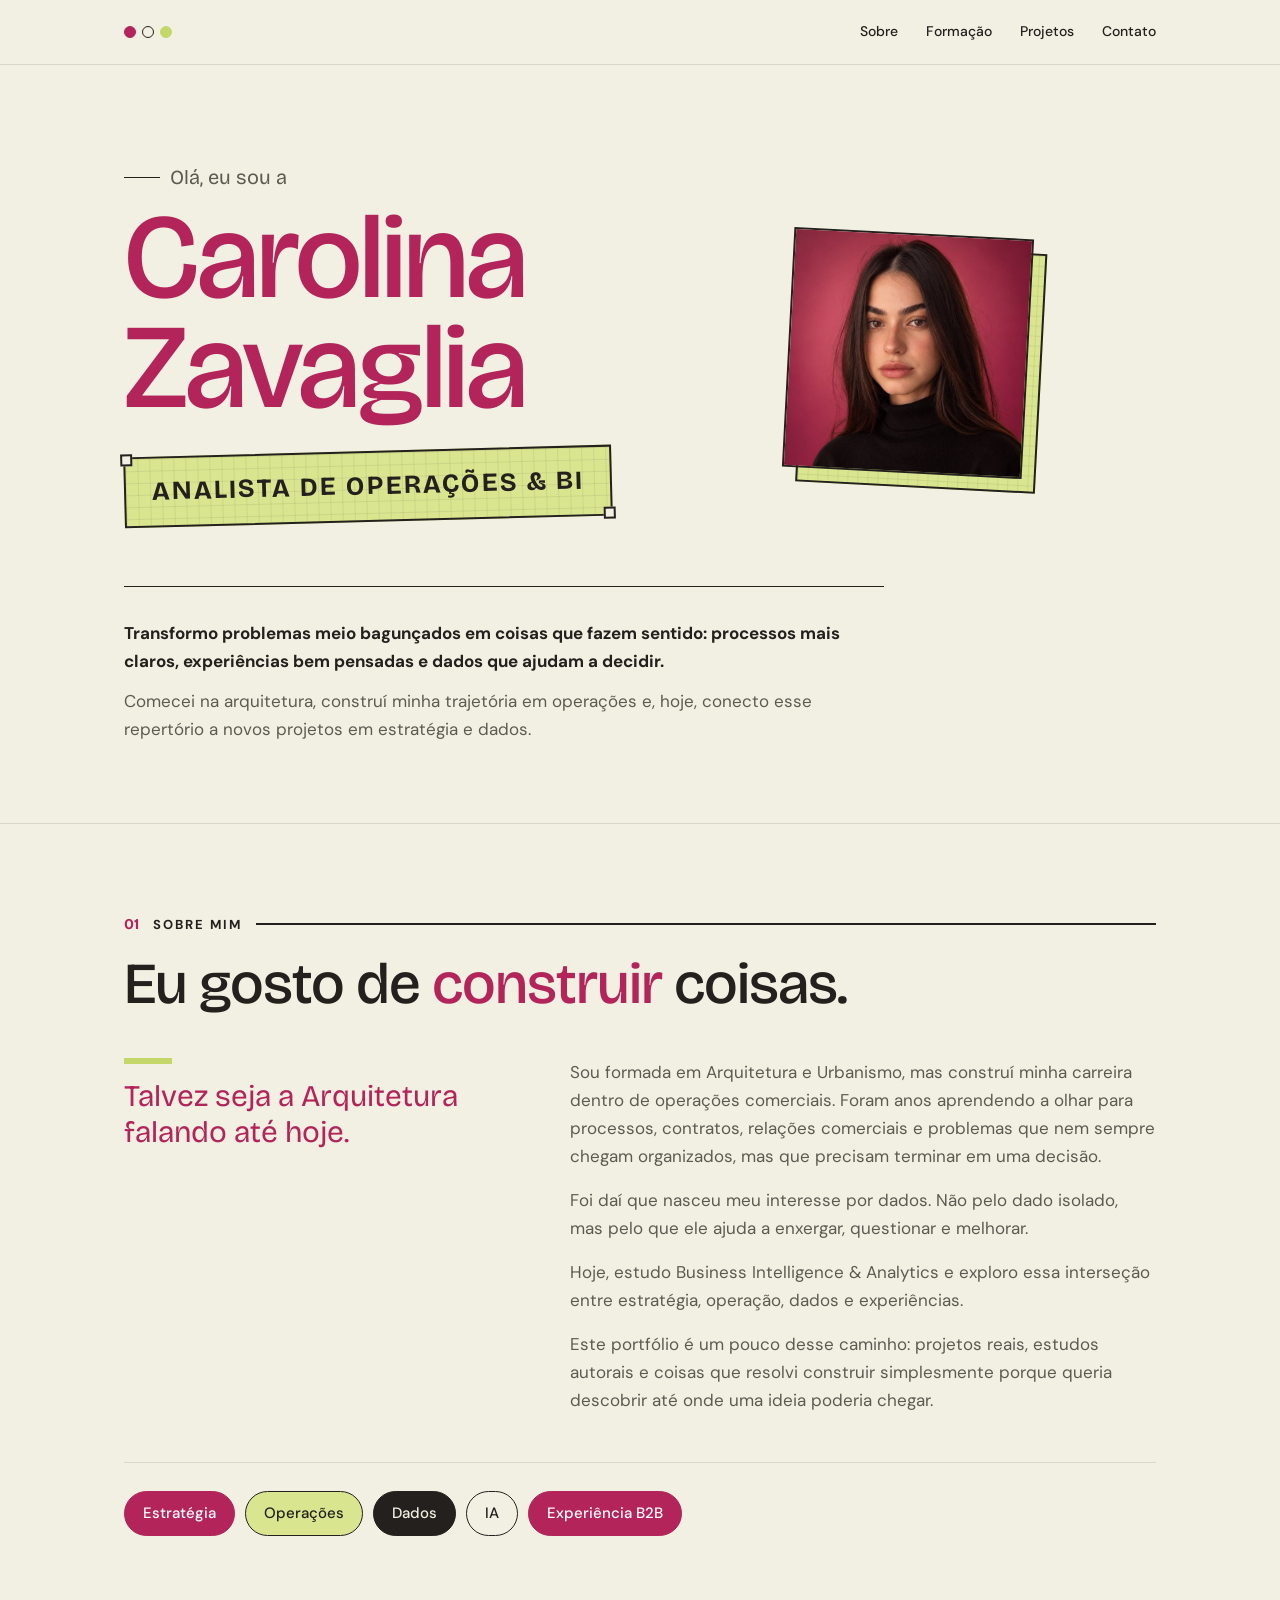
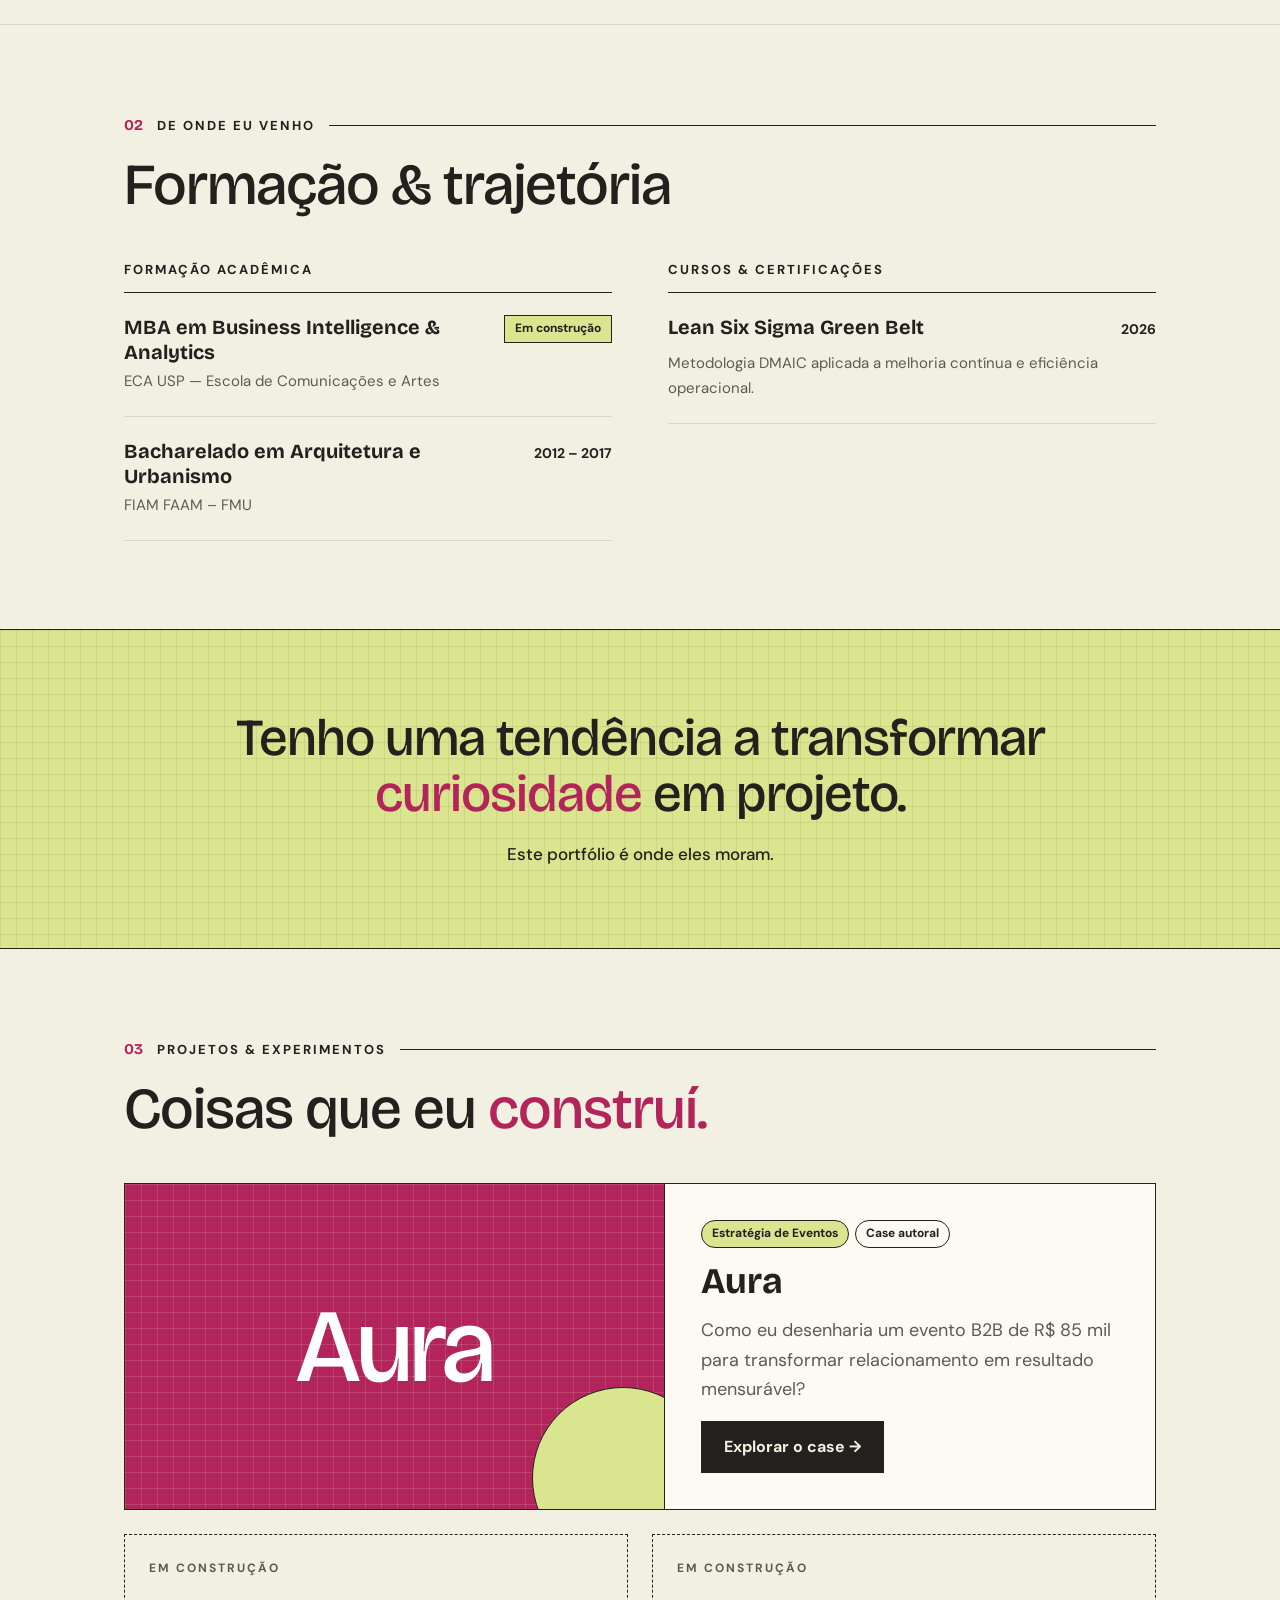
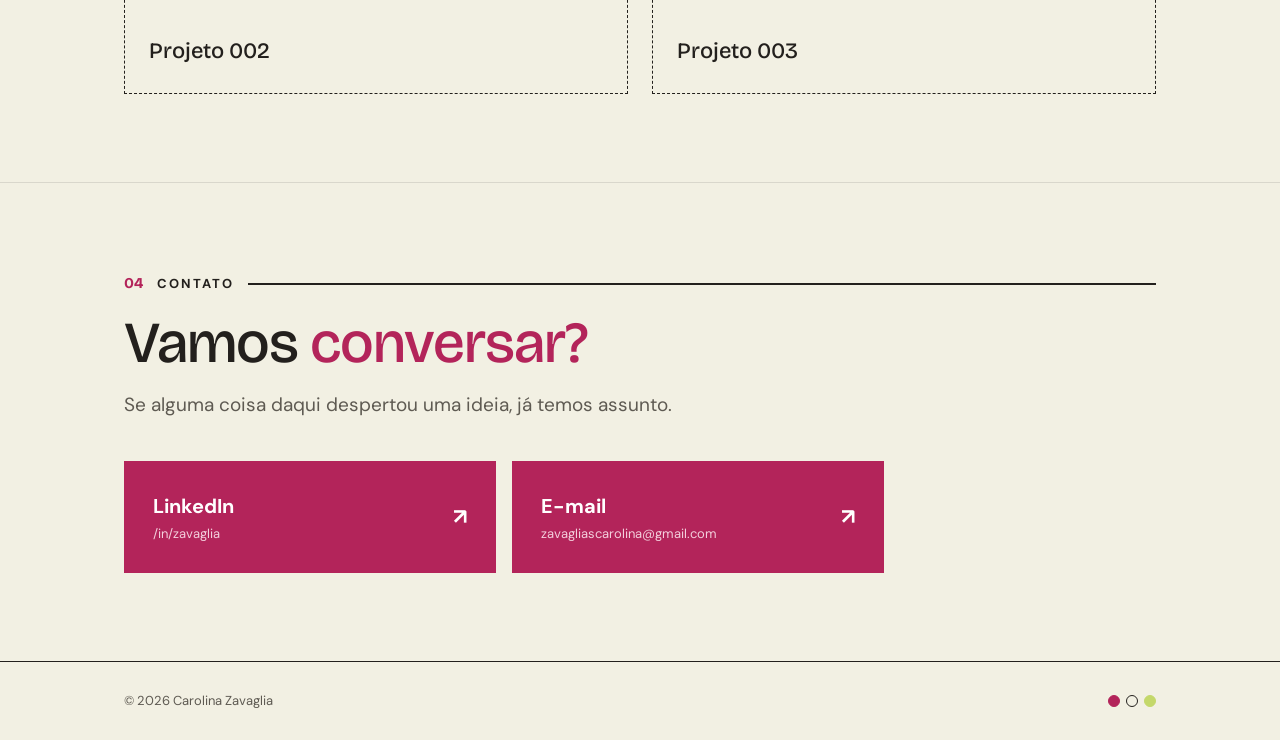
<file: index.html>
<!DOCTYPE html>
<html lang="pt-BR">
<head>
<meta charset="UTF-8">
<meta name="viewport" content="width=device-width, initial-scale=1.0">
<title>Carolina Zavaglia — Portfólio</title>
<meta name="description" content="Portfólio de Carolina Zavaglia: estratégia, operações e dados.">
 <!-- Preview ao compartilhar o portfólio -->
<meta property="og:type" content="website">
<meta property="og:url" content="https://carolinazavaglia.github.io/">
<meta property="og:title" content="Carolina Zavaglia | Portfólio">
<meta property="og:description" content="Coisas que eu construí: projetos entre estratégia, operações e dados.">

<meta property="og:image" content="https://carolinazavaglia.github.io/img/portfolio-preview-2026.png">
<meta property="og:image:secure_url" content="https://carolinazavaglia.github.io/img/portfolio-preview-2026.png">
<meta property="og:image:type" content="image/png">
<meta property="og:image:width" content="1200">
<meta property="og:image:height" content="630">
<meta property="og:image:alt" content="Portfólio de Carolina Zavaglia — Coisas que eu construí.">

<meta name="twitter:card" content="summary_large_image">
<meta name="twitter:title" content="Carolina Zavaglia | Portfólio">
<meta name="twitter:description" content="Coisas que eu construí: projetos entre estratégia, operações e dados.">
<meta name="twitter:image" content="https://carolinazavaglia.github.io/img/portfolio-preview-2026.png">
<link rel="preconnect" href="https://fonts.googleapis.com">
<link href="https://fonts.googleapis.com/css2?family=Bricolage+Grotesque:opsz,wght@12..96,400;12..96,500;12..96,700&family=DM+Sans:ital,wght@0,400;0,500;0,700;1,400&display=swap" rel="stylesheet">
<link rel="stylesheet" href="style.css">
</head>
<body>

<nav>
  <div class="wrap">
    <div class="dots"><span></span><span></span><span></span></div>
    <ul>
      <li><a href="#sobre">Sobre</a></li>
      <li><a href="#formacao">Formação</a></li>
      <li><a href="#projetos">Projetos</a></li>
      <li><a href="#contato">Contato</a></li>
    </ul>
  </div>
</nav>

<header class="hero wrap">
  <p class="ola">Olá, eu sou a</p>
  <h1>Carolina<br>Zavaglia</h1>
  <div class="foto"><img src="img/foto-carol.jpg" alt="Foto de Carolina Zavaglia"></div>

  <div class="tag-prof">Analista de Operações &amp; BI</div>


  <div class="intro">
    <div>
      <p><strong>Transformo problemas meio bagunçados em coisas que fazem sentido: processos mais claros, experiências bem pensadas e dados que ajudam a decidir.</strong></p>
      <p>Comecei na arquitetura, construí minha trajetória em operações e, hoje, conecto esse repertório a novos projetos em estratégia e dados.</p>
    </div>
  </div>
</header>

<section class="bloco" id="sobre">
  <div class="wrap">
    <div class="eyebrow"><span class="num">01</span>Sobre mim<span class="regua"></span></div>
    <h2 class="titulo">Eu gosto de <em>construir</em> coisas.</h2>
    <div class="sobre-grid">
      <p class="lead">Talvez seja a Arquitetura falando até hoje.</p>
      <div class="sobre-texto">
        <p>Sou formada em Arquitetura e Urbanismo, mas construí minha carreira dentro de operações comerciais. Foram anos aprendendo a olhar para processos, contratos, relações comerciais e problemas que nem sempre chegam organizados, mas que precisam terminar em uma decisão.</p>
        <p>Foi daí que nasceu meu interesse por dados. Não pelo dado isolado, mas pelo que ele ajuda a enxergar, questionar e melhorar.</p>
        <p>Hoje, estudo Business Intelligence &amp; Analytics e exploro essa interseção entre estratégia, operação, dados e experiências.</p>
        <p>Este portfólio é um pouco desse caminho: projetos reais, estudos autorais e coisas que resolvi construir simplesmente porque queria descobrir até onde uma ideia poderia chegar.</p>
      </div>
    </div>
    <div class="badges">
      <span class="badge b-mag">Estratégia</span>
      <span class="badge b-lim">Operações</span>
      <span class="badge b-tin">Dados</span>
      <span class="badge b-out">IA</span>
      <span class="badge b-mag">Experiência B2B</span>
    </div>
  </div>
</section>

<section class="bloco" id="formacao">
  <div class="wrap">
    <div class="eyebrow"><span class="num">02</span>De onde eu venho<span class="regua"></span></div>
    <h2 class="titulo">Formação &amp; trajetória</h2>
    <div class="form-grid">
      <div>
        <h3>Formação acadêmica</h3>
        <div class="item">
          <h4>MBA em Business Intelligence &amp; Analytics</h4>
          <span class="chip-andamento">Em construção</span>
          <span class="inst">ECA USP — Escola de Comunicações e Artes</span>
        </div>
        <div class="item">
          <h4>Bacharelado em Arquitetura e Urbanismo</h4>
          <span class="ano">2012 – 2017</span>
          <span class="inst">FIAM FAAM – FMU</span>
        </div>
      </div>
      <div>
        <h3>Cursos &amp; certificações</h3>
        <div class="item">
          <h4>Lean Six Sigma Green Belt</h4>
          <span class="ano">2026</span>
          <span class="desc">Metodologia DMAIC aplicada a melhoria contínua e eficiência operacional.</span>
        </div>
      </div>
    </div>
  </div>
</section>

<div class="frase">
  <div class="wrap">
    <p class="grande">Tenho uma tendência a transformar <span>curiosidade</span> em projeto.</p>
    <p class="menor">Este portfólio é onde eles moram.</p>
  </div>
</div>

<section class="bloco" id="projetos" style="border-top:0">
  <div class="wrap">
    <div class="eyebrow"><span class="num">03</span>Projetos &amp; experimentos<span class="regua"></span></div>
    <h2 class="titulo">Coisas que eu <em>construí.</em></h2>

    <article class="destaque">
      <div class="img"><span>Aura</span></div>
      <div class="corpo">
        <div class="mini"><span>Estratégia de Eventos</span><span>Case autoral</span></div>
        <h3>Aura</h3>
        <p>Como eu desenharia um evento B2B de R$ 85 mil para transformar relacionamento em resultado mensurável?</p>
        <a class="link-case" href="aura.html">Explorar o case →</a>
      </div>
    </article>

    <div class="breves">
      <div class="breve"><small>Em construção</small><h3>Projeto 002</h3></div>
      <div class="breve"><small>Em construção</small><h3>Projeto 003</h3></div>
    </div>
  </div>
</section>

<section class="bloco" id="contato">
  <div class="wrap">
    <div class="eyebrow"><span class="num">04</span>Contato<span class="regua"></span></div>
    <h2 class="titulo">Vamos <em>conversar?</em></h2>
    <p class="contato-texto">Se alguma coisa daqui despertou uma ideia, já temos assunto.</p>
    <div class="contatos">
      <a class="ct principal" href="https://www.linkedin.com/in/zavaglia" target="_blank" rel="noopener"><span>LinkedIn<small>/in/zavaglia</small></span><span class="seta">↗</span></a>
      <a class="ct principal" href="mailto:zavagliascarolina@gmail.com"><span>E-mail<small>zavagliascarolina@gmail.com</small></span><span class="seta">↗</span></a>
    </div>
  </div>
</section>

<footer><div class="wrap"><span>© 2026 Carolina Zavaglia</span><div class="dots"><span></span><span></span><span></span></div></div></footer>

</body>
</html>
</file>
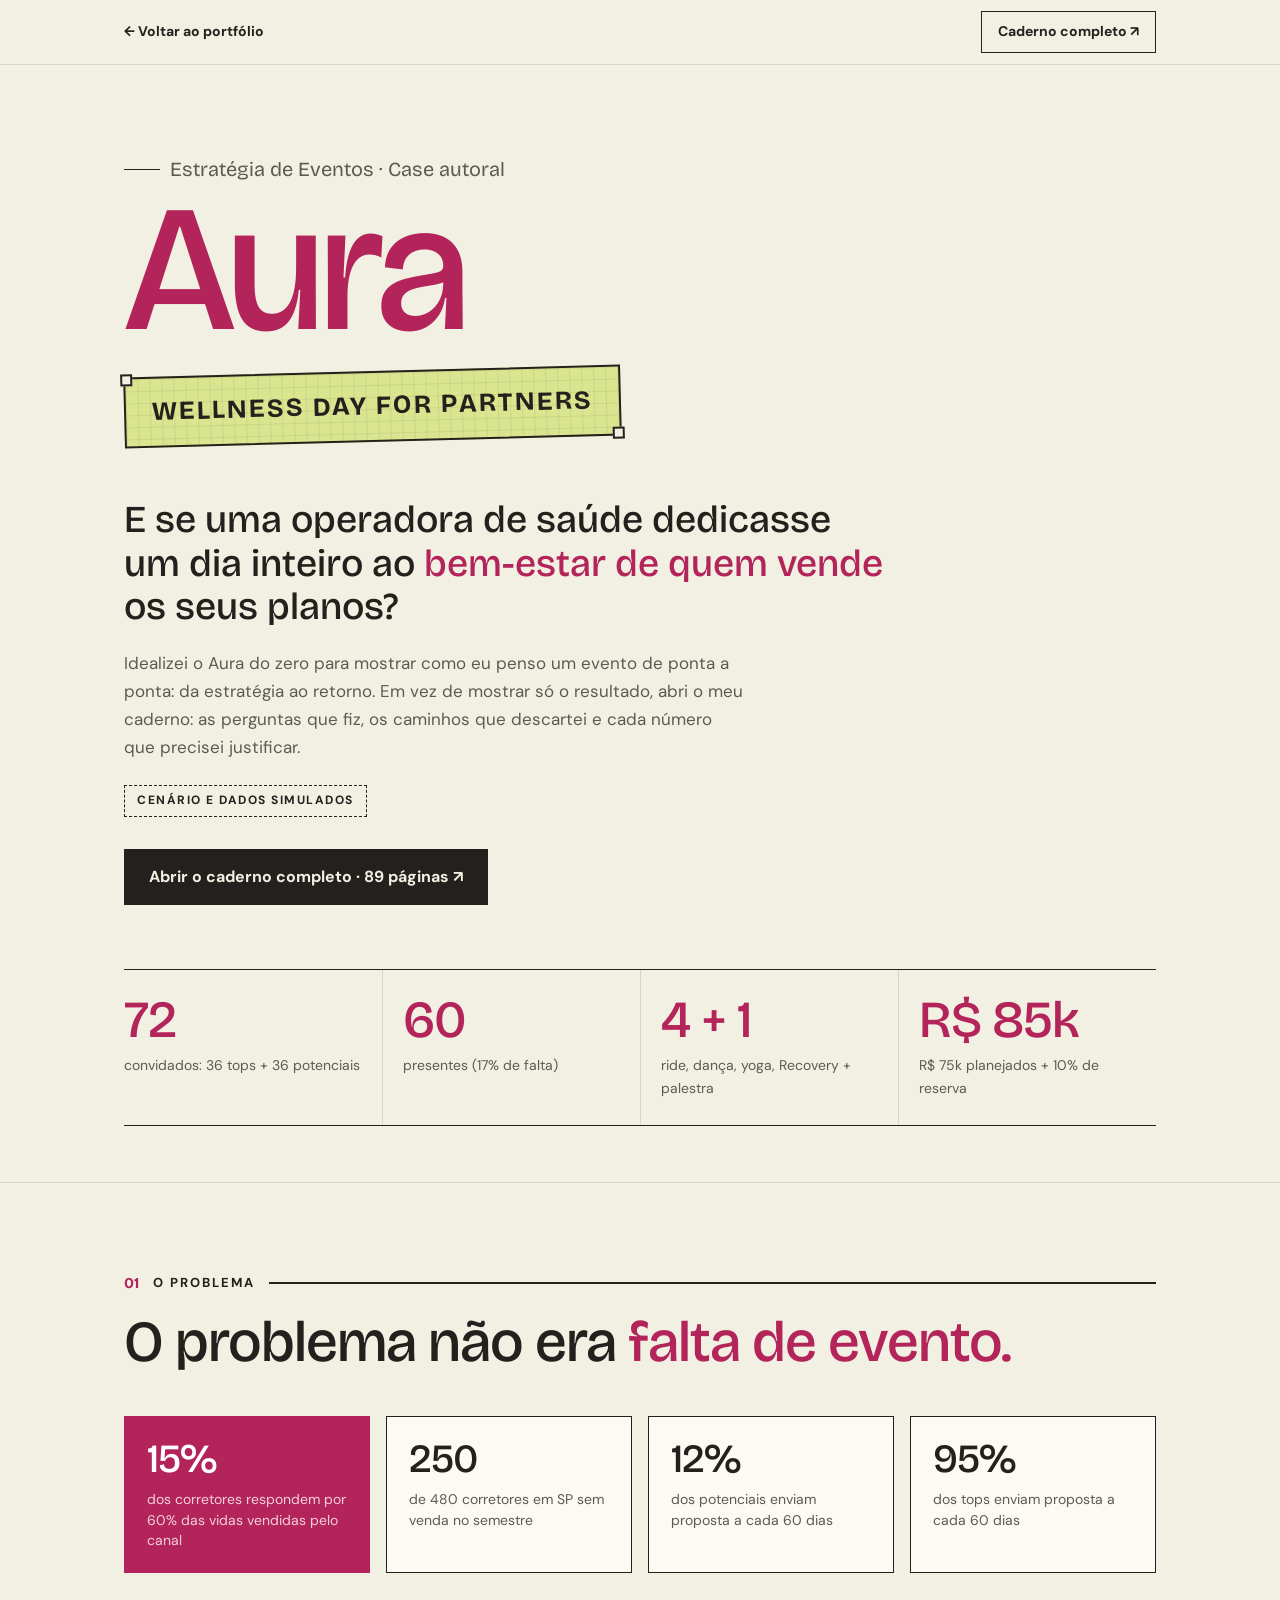
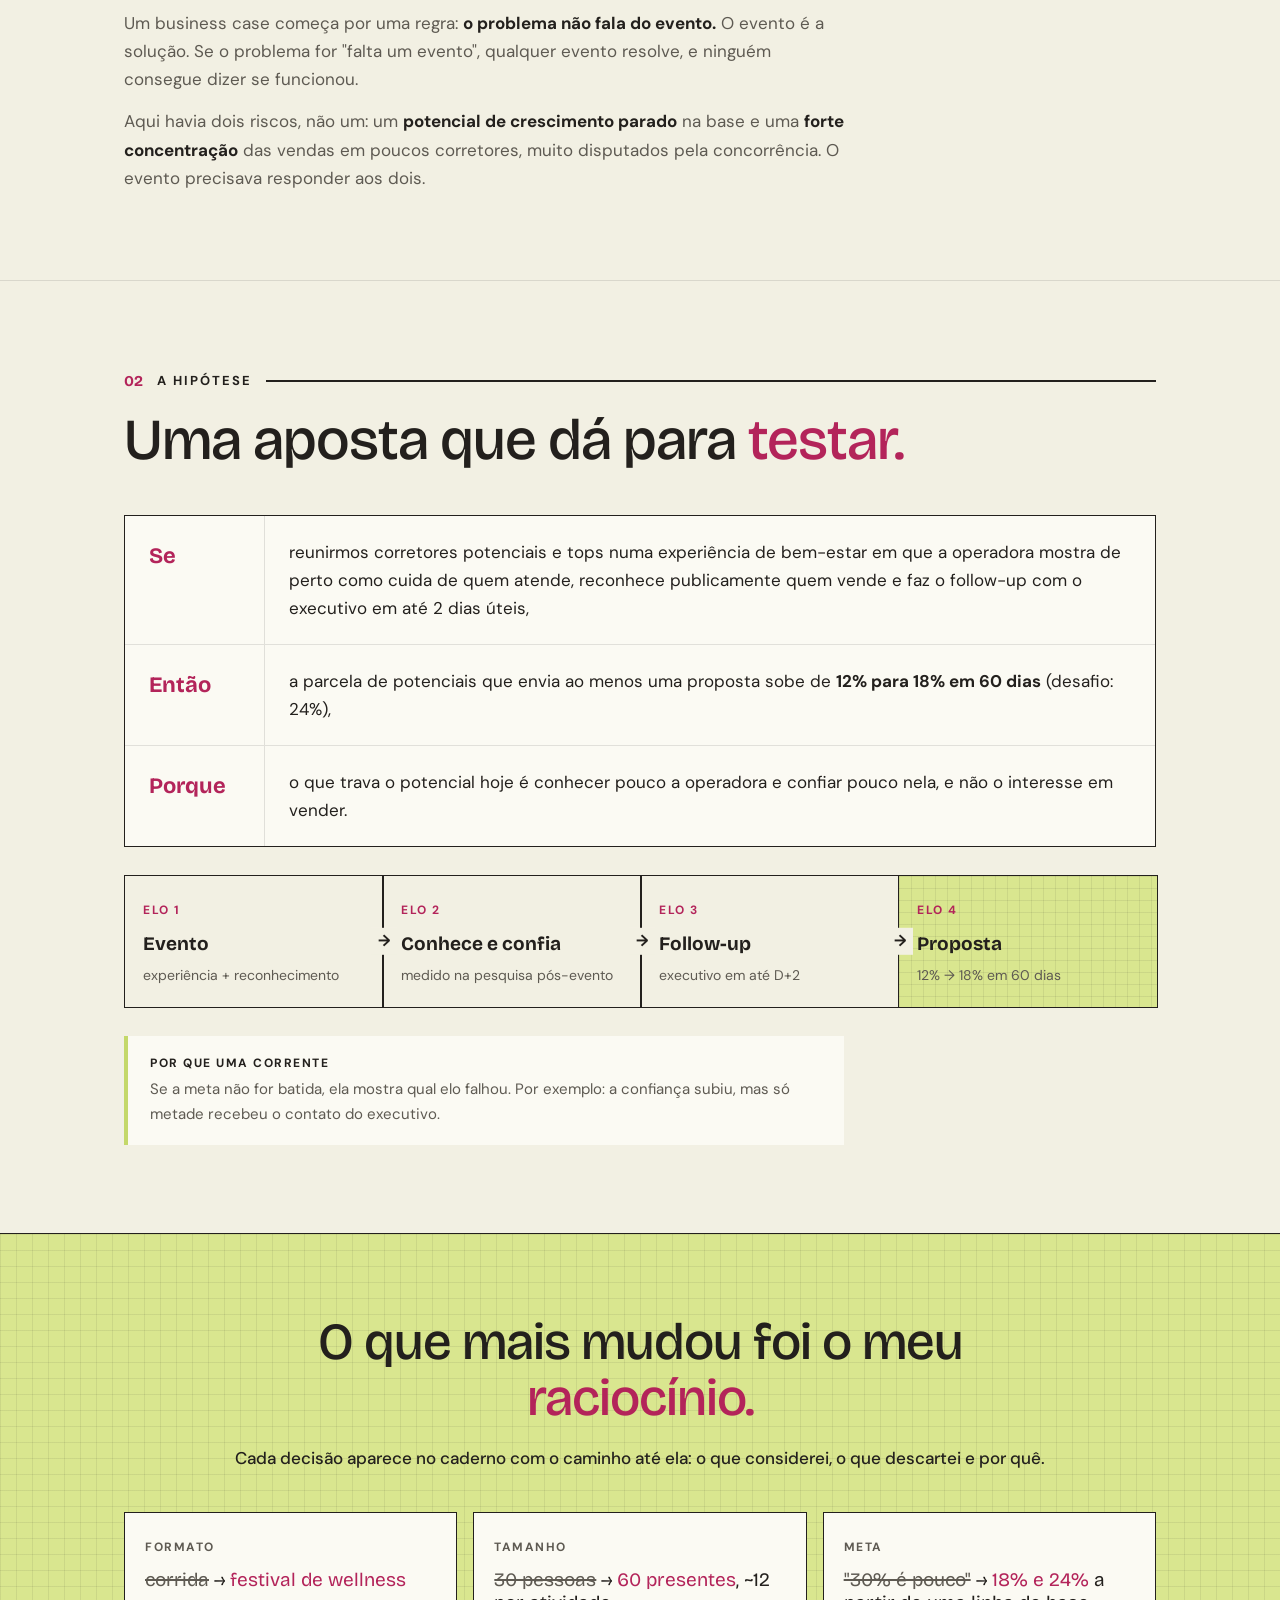
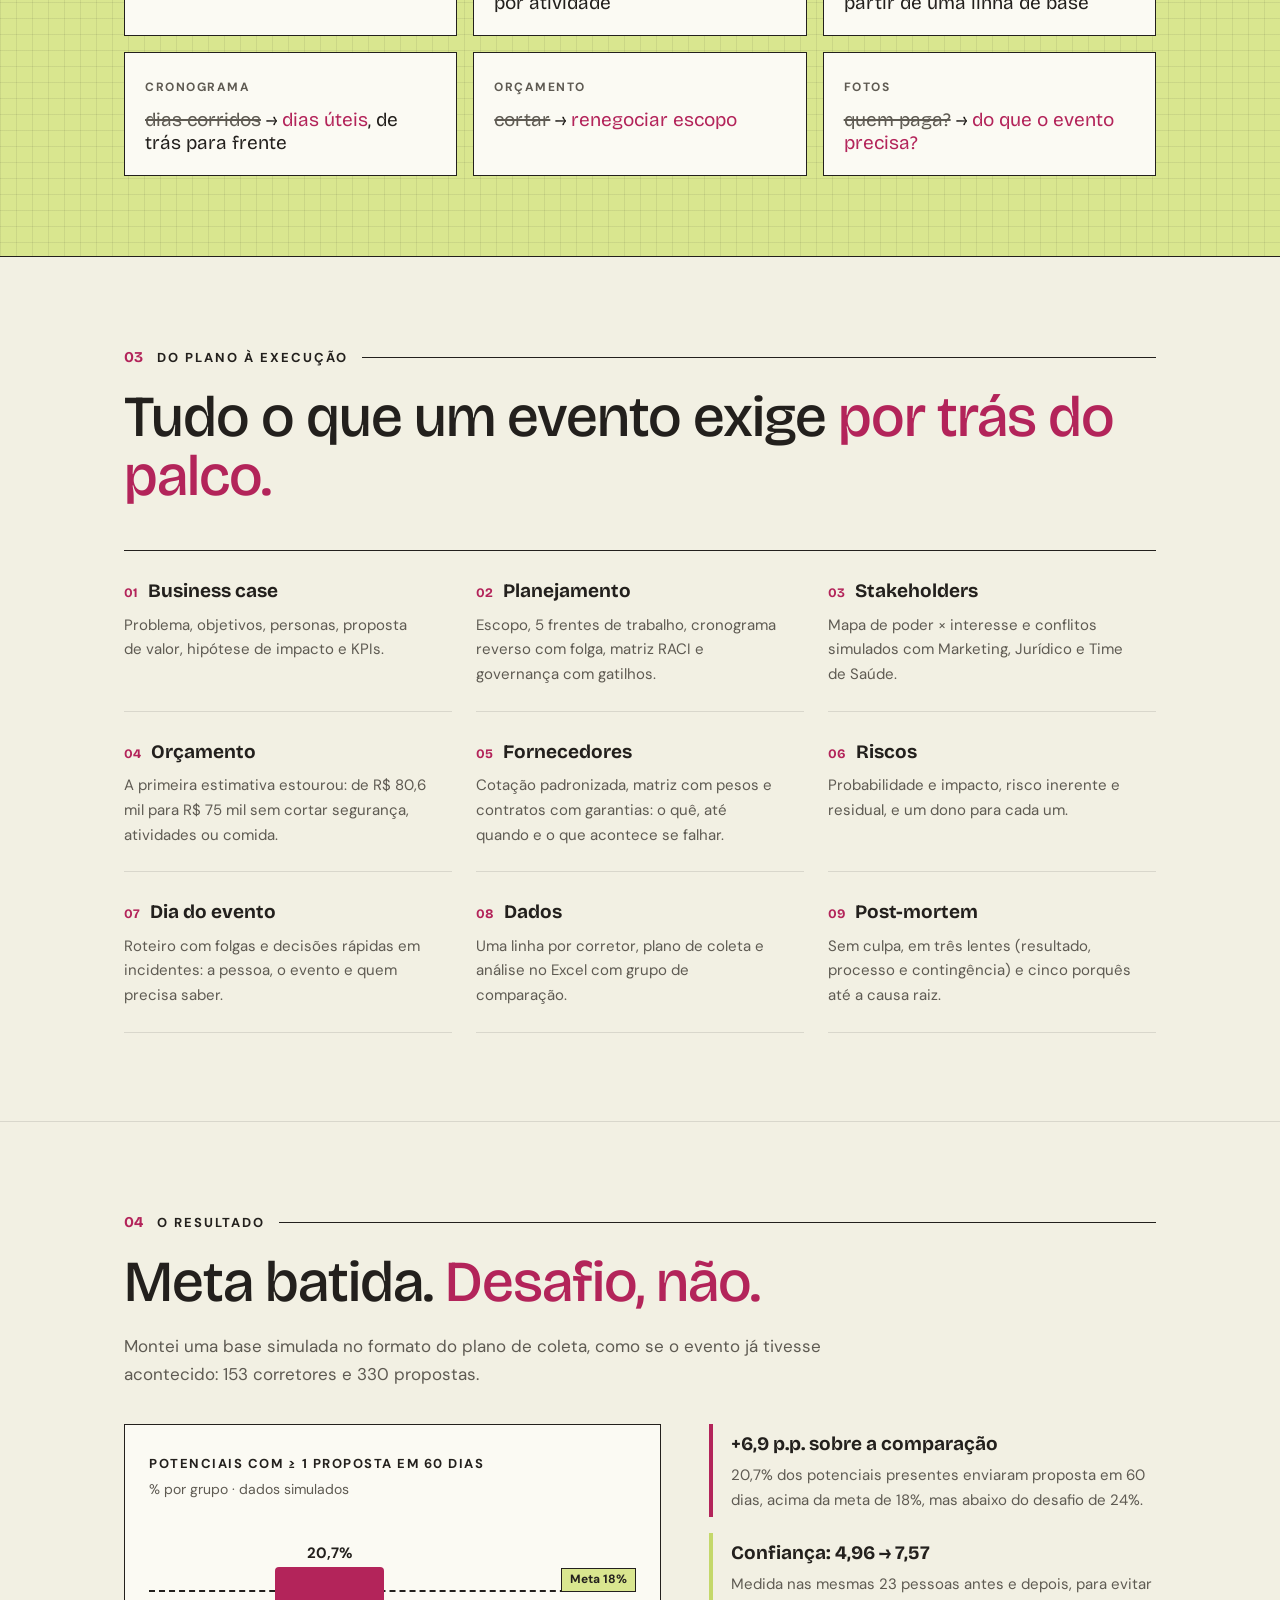
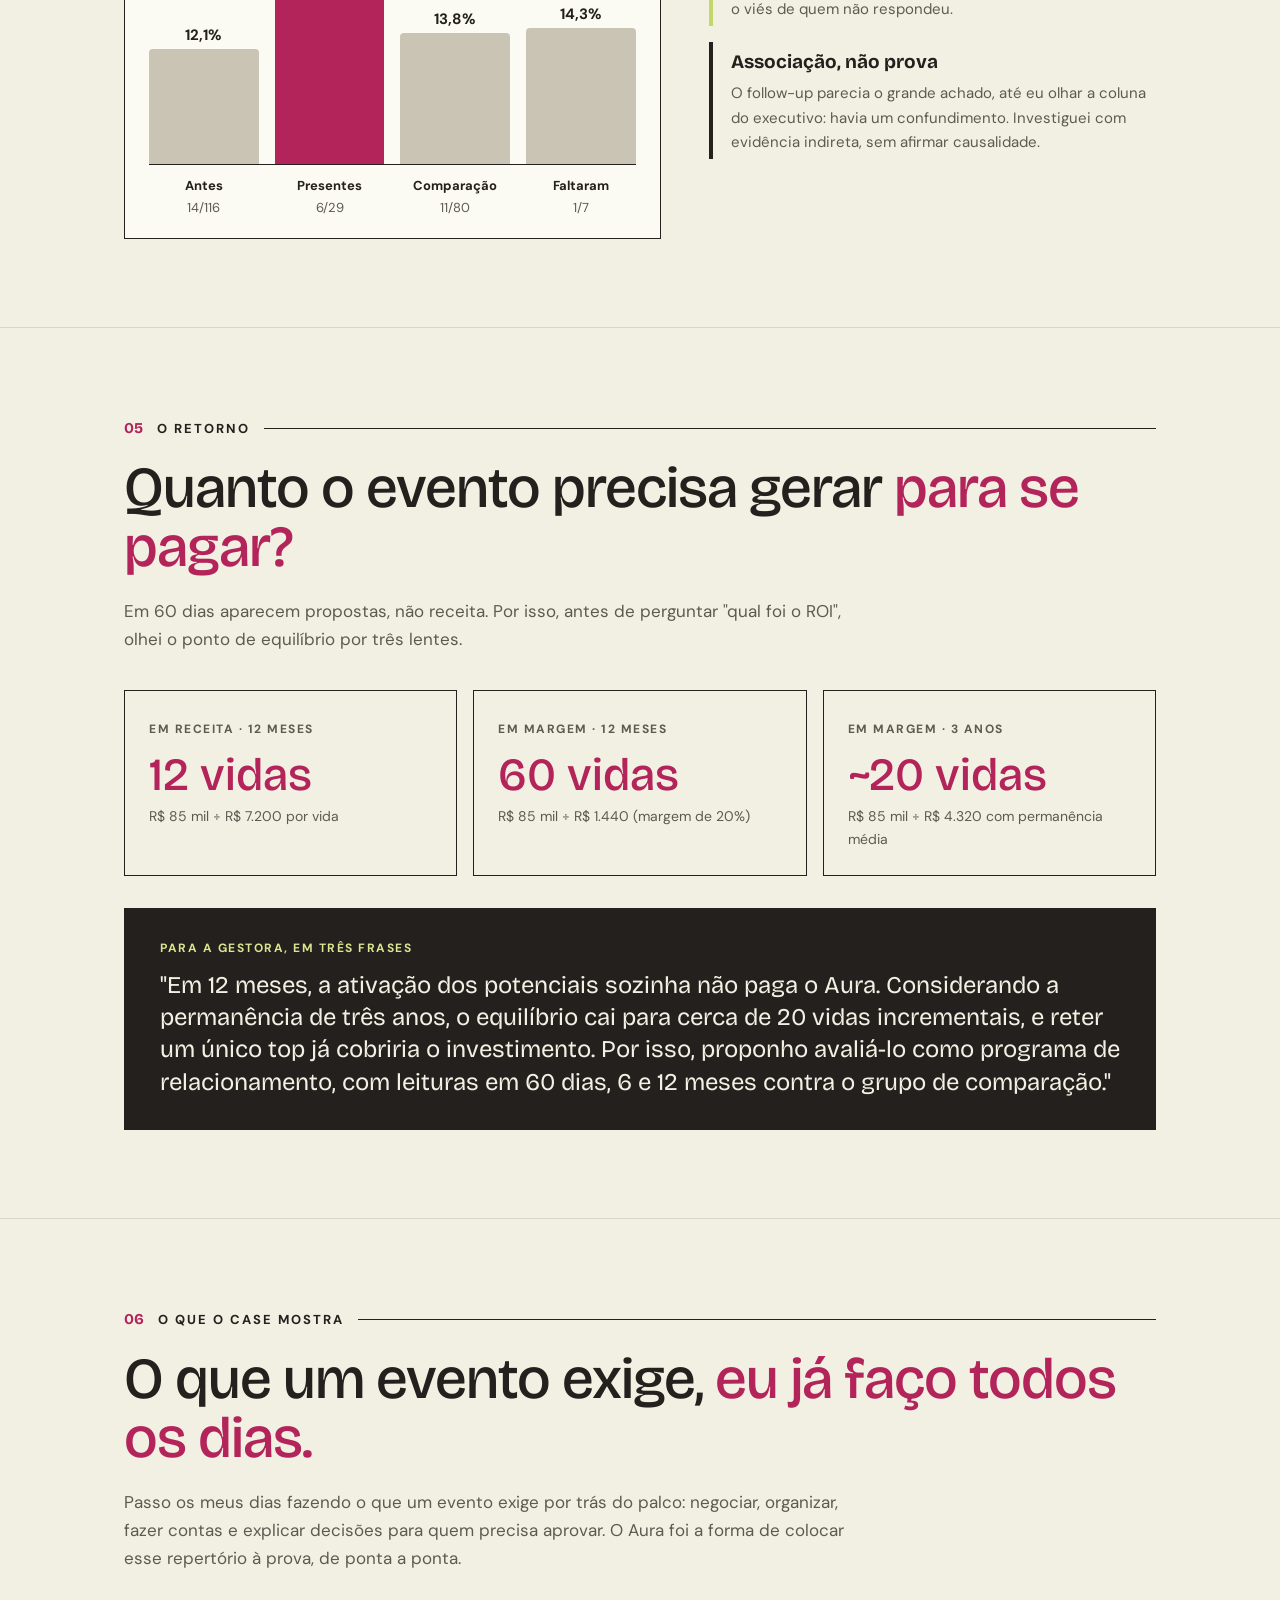
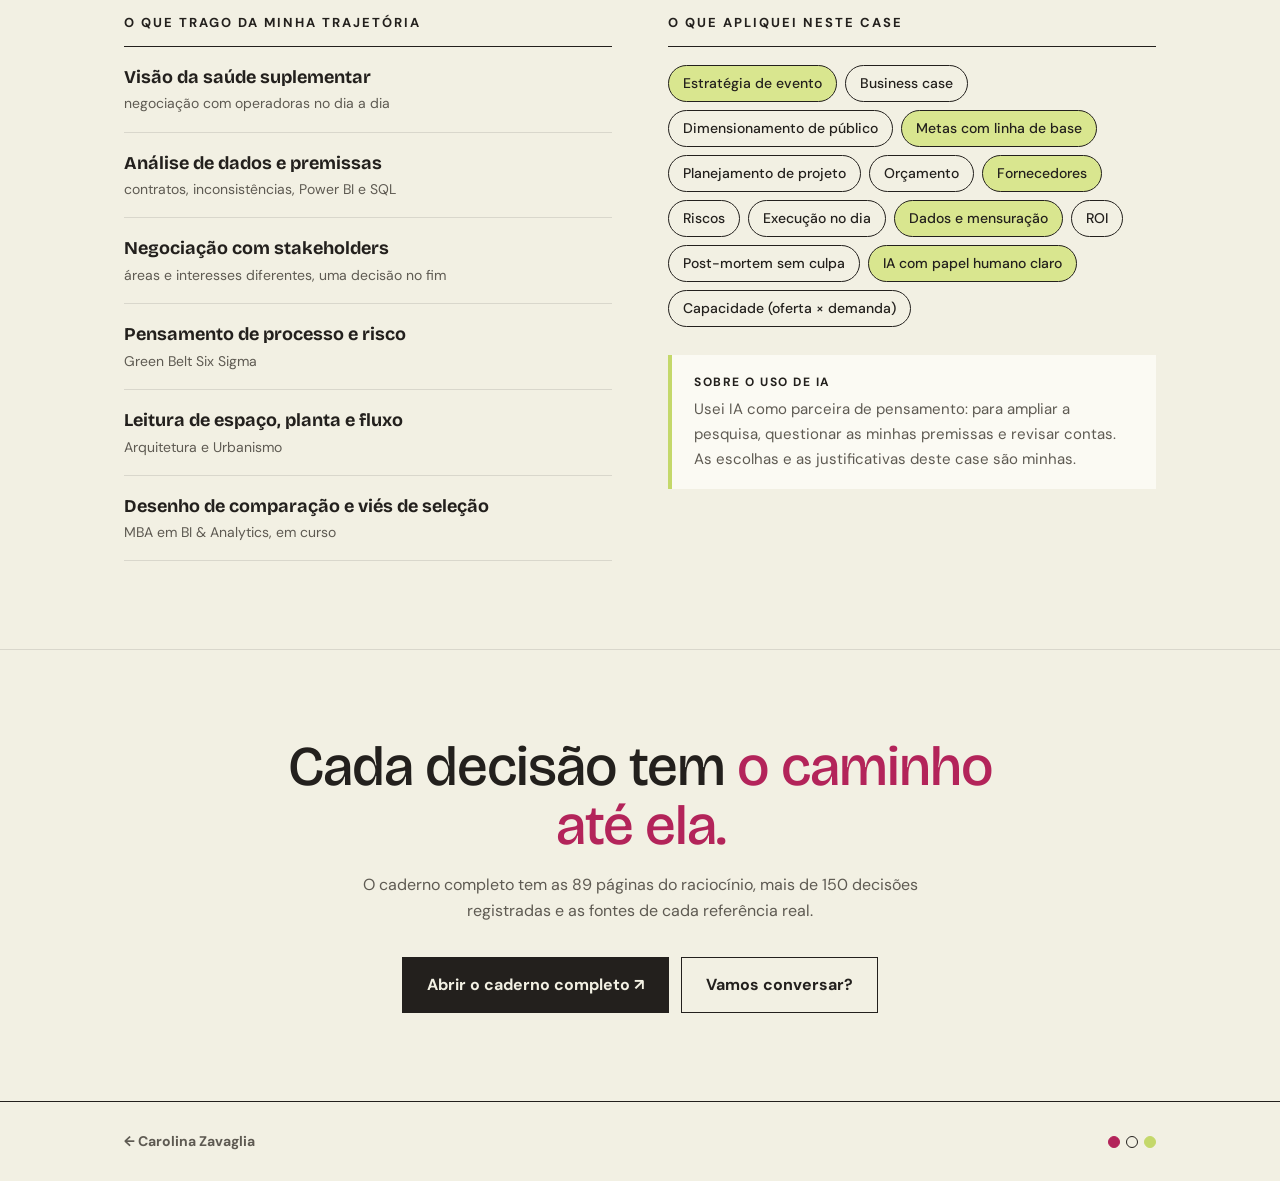
<file: aura.html>
<!DOCTYPE html>
<html lang="pt-BR">
<head>
<meta charset="UTF-8">
<meta name="viewport" content="width=device-width, initial-scale=1.0">
<title>Aura — Case autoral · Carolina Zavaglia</title>
<meta name="description" content="Aura · Wellness Day for Partners: case autoral de estratégia e planejamento de evento B2B, por Carolina Zavaglia.">
<link rel="preconnect" href="https://fonts.googleapis.com">
<link href="https://fonts.googleapis.com/css2?family=Bricolage+Grotesque:opsz,wght@12..96,400;12..96,500;12..96,700&family=DM+Sans:ital,wght@0,400;0,500;0,700;1,400&display=swap" rel="stylesheet">
<link rel="stylesheet" href="style.css">
</head>
<body>

<nav>
  <div class="wrap">
    <a class="voltar" href="index.html#projetos">← Voltar ao portfólio</a>
    <a class="nav-caderno" href="aura-caderno.html" target="_blank" rel="noopener">Caderno completo ↗</a>
  </div>
</nav>

<header class="case-hero wrap">
  <p class="ola">Estratégia de Eventos · Case autoral</p>
  <h1>Aura</h1>
  <div class="tag-prof">Wellness Day for Partners</div>

  <p class="case-pergunta">E se uma operadora de saúde dedicasse um dia inteiro ao <em>bem-estar de quem vende</em> os seus planos?</p>
  <p class="case-intro">Idealizei o Aura do zero para mostrar como eu penso um evento de ponta a ponta: da estratégia ao retorno. Em vez de mostrar só o resultado, abri o meu caderno: as perguntas que fiz, os caminhos que descartei e cada número que precisei justificar.</p>
  <span class="selo-sim">Cenário e dados simulados</span>

  <div class="acoes">
    <a class="btn btn-escuro" href="aura-caderno.html" target="_blank" rel="noopener">Abrir o caderno completo · 89 páginas ↗</a>
  </div>

  <div class="numeros">
    <div><strong>72</strong><span>convidados: 36 tops + 36 potenciais</span></div>
    <div><strong>60</strong><span>presentes (17% de falta)</span></div>
    <div><strong>4 + 1</strong><span>ride, dança, yoga, Recovery + palestra</span></div>
    <div><strong>R$ 85k</strong><span>R$ 75k planejados + 10% de reserva</span></div>
  </div>
</header>

<section class="bloco" id="problema">
  <div class="wrap">
    <div class="eyebrow"><span class="num">01</span>O problema<span class="regua"></span></div>
    <h2 class="titulo">O problema não era <em>falta de evento.</em></h2>
    <div class="stats">
      <div class="stat dest"><strong>15%</strong><p>dos corretores respondem por 60% das vidas vendidas pelo canal</p></div>
      <div class="stat"><strong>250</strong><p>de 480 corretores em SP sem venda no semestre</p></div>
      <div class="stat"><strong>12%</strong><p>dos potenciais enviam proposta a cada 60 dias</p></div>
      <div class="stat"><strong>95%</strong><p>dos tops enviam proposta a cada 60 dias</p></div>
    </div>
    <p class="texto-sec">Um business case começa por uma regra: <strong>o problema não fala do evento.</strong> O evento é a solução. Se o problema for "falta um evento", qualquer evento resolve, e ninguém consegue dizer se funcionou.</p>
    <p class="texto-sec">Aqui havia dois riscos, não um: um <strong>potencial de crescimento parado</strong> na base e uma <strong>forte concentração</strong> das vendas em poucos corretores, muito disputados pela concorrência. O evento precisava responder aos dois.</p>
  </div>
</section>

<section class="bloco" id="hipotese">
  <div class="wrap">
    <div class="eyebrow"><span class="num">02</span>A hipótese<span class="regua"></span></div>
    <h2 class="titulo">Uma aposta que dá para <em>testar.</em></h2>
    <div class="hipotese">
      <div class="hip-linha"><b>Se</b><p>reunirmos corretores potenciais e tops numa experiência de bem-estar em que a operadora mostra de perto como cuida de quem atende, reconhece publicamente quem vende e faz o follow-up com o executivo em até 2 dias úteis,</p></div>
      <div class="hip-linha"><b>Então</b><p>a parcela de potenciais que envia ao menos uma proposta sobe de <strong>12% para 18% em 60 dias</strong> (desafio: 24%),</p></div>
      <div class="hip-linha"><b>Porque</b><p>o que trava o potencial hoje é conhecer pouco a operadora e confiar pouco nela, e não o interesse em vender.</p></div>
    </div>
    <div class="corrente">
      <div class="elo"><small>Elo 1</small><h4>Evento</h4><p>experiência + reconhecimento</p></div>
      <div class="elo"><small>Elo 2</small><h4>Conhece e confia</h4><p>medido na pesquisa pós-evento</p></div>
      <div class="elo"><small>Elo 3</small><h4>Follow-up</h4><p>executivo em até D+2</p></div>
      <div class="elo"><small>Elo 4</small><h4>Proposta</h4><p>12% → 18% em 60 dias</p></div>
    </div>
    <div class="nota"><b>Por que uma corrente</b>Se a meta não for batida, ela mostra qual elo falhou. Por exemplo: a confiança subiu, mas só metade recebeu o contato do executivo.</div>
  </div>
</section>

<div class="frase">
  <div class="wrap">
    <p class="grande">O que mais mudou foi o meu <span>raciocínio.</span></p>
    <p class="menor">Cada decisão aparece no caderno com o caminho até ela: o que considerei, o que descartei e por quê.</p>
    <div class="mudancas">
      <div class="mud"><small>Formato</small><p><s>corrida</s> → <em>festival de wellness</em></p></div>
      <div class="mud"><small>Tamanho</small><p><s>30 pessoas</s> → <em>60 presentes</em>, ~12 por atividade</p></div>
      <div class="mud"><small>Meta</small><p><s>"30% é pouco"</s> → <em>18% e 24%</em> a partir de uma linha de base</p></div>
      <div class="mud"><small>Cronograma</small><p><s>dias corridos</s> → <em>dias úteis</em>, de trás para frente</p></div>
      <div class="mud"><small>Orçamento</small><p><s>cortar</s> → <em>renegociar escopo</em></p></div>
      <div class="mud"><small>Fotos</small><p><s>quem paga?</s> → <em>do que o evento precisa?</em></p></div>
    </div>
  </div>
</div>

<section class="bloco" id="execucao" style="border-top:0">
  <div class="wrap">
    <div class="eyebrow"><span class="num">03</span>Do plano à execução<span class="regua"></span></div>
    <h2 class="titulo">Tudo o que um evento exige <em>por trás do palco.</em></h2>
    <div class="frentes">
      <div class="frente"><h3><span>01</span>Business case</h3><p>Problema, objetivos, personas, proposta de valor, hipótese de impacto e KPIs.</p></div>
      <div class="frente"><h3><span>02</span>Planejamento</h3><p>Escopo, 5 frentes de trabalho, cronograma reverso com folga, matriz RACI e governança com gatilhos.</p></div>
      <div class="frente"><h3><span>03</span>Stakeholders</h3><p>Mapa de poder × interesse e conflitos simulados com Marketing, Jurídico e Time de Saúde.</p></div>
      <div class="frente"><h3><span>04</span>Orçamento</h3><p>A primeira estimativa estourou: de R$ 80,6 mil para R$ 75 mil sem cortar segurança, atividades ou comida.</p></div>
      <div class="frente"><h3><span>05</span>Fornecedores</h3><p>Cotação padronizada, matriz com pesos e contratos com garantias: o quê, até quando e o que acontece se falhar.</p></div>
      <div class="frente"><h3><span>06</span>Riscos</h3><p>Probabilidade e impacto, risco inerente e residual, e um dono para cada um.</p></div>
      <div class="frente"><h3><span>07</span>Dia do evento</h3><p>Roteiro com folgas e decisões rápidas em incidentes: a pessoa, o evento e quem precisa saber.</p></div>
      <div class="frente"><h3><span>08</span>Dados</h3><p>Uma linha por corretor, plano de coleta e análise no Excel com grupo de comparação.</p></div>
      <div class="frente"><h3><span>09</span>Post-mortem</h3><p>Sem culpa, em três lentes (resultado, processo e contingência) e cinco porquês até a causa raiz.</p></div>
    </div>
  </div>
</section>

<section class="bloco" id="resultado">
  <div class="wrap">
    <div class="eyebrow"><span class="num">04</span>O resultado<span class="regua"></span></div>
    <h2 class="titulo">Meta batida. <em>Desafio, não.</em></h2>
    <p class="texto-sec" style="margin:-24px 0 36px">Montei uma base simulada no formato do plano de coleta, como se o evento já tivesse acontecido: 153 corretores e 330 propostas.</p>
    <div class="resultado">
      <figure class="grafico" aria-labelledby="g-tit">
        <h3 id="g-tit">Potenciais com ≥ 1 proposta em 60 dias</h3>
        <p class="sub">% por grupo · dados simulados</p>
        <div class="barras" role="img" aria-label="Antes do evento 12,1%; presentes 20,7%; grupo de comparação 13,8%; convidados que faltaram 14,3%; meta 18%.">
          <div class="meta" style="--m:72%"><span>Meta 18%</span></div>
          <div class="barra" style="--v:48.4%" title="Antes do evento: 12,1% (14 de 116)"><b>12,1%</b></div>
          <div class="barra dest" style="--v:82.8%" title="Presentes: 20,7% (6 de 29)"><b>20,7%</b></div>
          <div class="barra" style="--v:55.2%" title="Grupo de comparação: 13,8% (11 de 80)"><b>13,8%</b></div>
          <div class="barra" style="--v:57.2%" title="Convidados que faltaram: 14,3% (1 de 7)"><b>14,3%</b></div>
        </div>
        <div class="rotulos">
          <span><b>Antes</b>14/116</span>
          <span><b>Presentes</b>6/29</span>
          <span><b>Comparação</b>11/80</span>
          <span><b>Faltaram</b>1/7</span>
        </div>
      </figure>
      <div class="callouts">
        <div class="callout"><b>+6,9 p.p. sobre a comparação</b><p>20,7% dos potenciais presentes enviaram proposta em 60 dias, acima da meta de 18%, mas abaixo do desafio de 24%.</p></div>
        <div class="callout lim"><b>Confiança: 4,96 → 7,57</b><p>Medida nas mesmas 23 pessoas antes e depois, para evitar o viés de quem não respondeu.</p></div>
        <div class="callout tin"><b>Associação, não prova</b><p>O follow-up parecia o grande achado, até eu olhar a coluna do executivo: havia um confundimento. Investiguei com evidência indireta, sem afirmar causalidade.</p></div>
      </div>
    </div>
  </div>
</section>

<section class="bloco" id="roi">
  <div class="wrap">
    <div class="eyebrow"><span class="num">05</span>O retorno<span class="regua"></span></div>
    <h2 class="titulo">Quanto o evento precisa gerar <em>para se pagar?</em></h2>
    <p class="texto-sec" style="margin:-24px 0 36px">Em 60 dias aparecem propostas, não receita. Por isso, antes de perguntar "qual foi o ROI", olhei o ponto de equilíbrio por três lentes.</p>
    <div class="lentes">
      <div class="lente"><small>Em receita · 12 meses</small><strong>12 vidas</strong><p>R$ 85 mil ÷ R$ 7.200 por vida</p></div>
      <div class="lente"><small>Em margem · 12 meses</small><strong>60 vidas</strong><p>R$ 85 mil ÷ R$ 1.440 (margem de 20%)</p></div>
      <div class="lente"><small>Em margem · 3 anos</small><strong>~20 vidas</strong><p>R$ 85 mil ÷ R$ 4.320 com permanência média</p></div>
    </div>
    <div class="citacao"><small>Para a gestora, em três frases</small>"Em 12 meses, a ativação dos potenciais sozinha não paga o Aura. Considerando a permanência de três anos, o equilíbrio cai para cerca de 20 vidas incrementais, e reter um único top já cobriria o investimento. Por isso, proponho avaliá-lo como programa de relacionamento, com leituras em 60 dias, 6 e 12 meses contra o grupo de comparação."</div>
  </div>
</section>

<section class="bloco" id="sobre-mim">
  <div class="wrap">
    <div class="eyebrow"><span class="num">06</span>O que o case mostra<span class="regua"></span></div>
    <h2 class="titulo">O que um evento exige, <em>eu já faço todos os dias.</em></h2>
    <p class="texto-sec" style="margin:-24px 0 40px">Passo os meus dias fazendo o que um evento exige por trás do palco: negociar, organizar, fazer contas e explicar decisões para quem precisa aprovar. O Aura foi a forma de colocar esse repertório à prova, de ponta a ponta.</p>
    <div class="competencias">
      <div>
        <h3>O que trago da minha trajetória</h3>
        <div class="comp"><b>Visão da saúde suplementar</b><span>negociação com operadoras no dia a dia</span></div>
        <div class="comp"><b>Análise de dados e premissas</b><span>contratos, inconsistências, Power BI e SQL</span></div>
        <div class="comp"><b>Negociação com stakeholders</b><span>áreas e interesses diferentes, uma decisão no fim</span></div>
        <div class="comp"><b>Pensamento de processo e risco</b><span>Green Belt Six Sigma</span></div>
        <div class="comp"><b>Leitura de espaço, planta e fluxo</b><span>Arquitetura e Urbanismo</span></div>
        <div class="comp"><b>Desenho de comparação e viés de seleção</b><span>MBA em BI &amp; Analytics, em curso</span></div>
      </div>
      <div>
        <h3>O que apliquei neste case</h3>
        <div class="comp-tags">
          <span>Estratégia de evento</span><span>Business case</span><span>Dimensionamento de público</span>
          <span>Metas com linha de base</span><span>Planejamento de projeto</span><span>Orçamento</span>
          <span>Fornecedores</span><span>Riscos</span><span>Execução no dia</span>
          <span>Dados e mensuração</span><span>ROI</span><span>Post-mortem sem culpa</span>
          <span>IA com papel humano claro</span><span>Capacidade (oferta × demanda)</span>
        </div>
        <div class="nota"><b>Sobre o uso de IA</b>Usei IA como parceira de pensamento: para ampliar a pesquisa, questionar as minhas premissas e revisar contas. As escolhas e as justificativas deste case são minhas.</div>
      </div>
    </div>
  </div>
</section>

<section class="bloco final">
  <div class="wrap">
    <h2>Cada decisão tem <em>o caminho até ela.</em></h2>
    <p>O caderno completo tem as 89 páginas do raciocínio, mais de 150 decisões registradas e as fontes de cada referência real.</p>
    <div class="acoes">
      <a class="btn btn-escuro" href="aura-caderno.html" target="_blank" rel="noopener">Abrir o caderno completo ↗</a>
      <a class="btn btn-claro" href="index.html#contato">Vamos conversar?</a>
    </div>
  </div>
</section>

<footer><div class="wrap"><a class="voltar" href="index.html">← Carolina Zavaglia</a><div class="dots"><span></span><span></span><span></span></div></div></footer>

</body>
</html>
</file>
<file: style.css>
/* Portfólio — Carolina Zavaglia */

:root{
  --creme:#F2F0E3;
  --creme-2:#E9E6D4;
  --papel:#FBFAF3;
  --magenta:#B3245A;
  --lima:#D9E68F;
  --lima-forte:#C4D86A;
  --tinta:#23201D;
  --cinza:#5E5A52;
  --linha:#2320201f;
  --grade:linear-gradient(#23201D14 1px,transparent 1px),linear-gradient(90deg,#23201D14 1px,transparent 1px);
}
*{box-sizing:border-box;margin:0;padding:0}
html{scroll-behavior:smooth}
body{background:var(--creme);color:var(--tinta);font-family:'DM Sans',sans-serif;line-height:1.65;font-size:16px}
a{color:inherit;text-decoration:none}
.wrap{max-width:1080px;margin:0 auto;padding:0 24px}
.display{font-family:'Bricolage Grotesque',sans-serif}

/* NAV */
nav{position:sticky;top:0;z-index:10;background:color-mix(in srgb,var(--creme) 88%,transparent);backdrop-filter:blur(8px);border-bottom:1px solid var(--linha)}
nav .wrap{display:flex;justify-content:space-between;align-items:center;height:64px}
.dots{display:flex;gap:6px}
.dots span{width:12px;height:12px;border-radius:50%;border:1.5px solid var(--tinta)}
.dots span:nth-child(1){background:var(--magenta);border-color:var(--magenta)}
.dots span:nth-child(3){background:var(--lima-forte);border-color:var(--lima-forte)}
nav ul{display:flex;gap:28px;list-style:none;font-size:14px;font-weight:500}
nav ul a{position:relative}
nav ul a::after{content:"";position:absolute;left:0;bottom:-3px;width:0;height:2px;background:var(--magenta);transition:width .25s}
nav ul a:hover::after{width:100%}

/* HERO */
.hero{padding:96px 24px 80px}
.ola{font-family:'Bricolage Grotesque';font-size:20px;color:var(--cinza);margin-bottom:8px;display:flex;align-items:center;gap:10px}
.ola::before{content:"";width:36px;height:1.5px;background:var(--tinta)}
.hero h1{font-family:'Bricolage Grotesque';font-weight:500;color:var(--magenta);font-size:clamp(56px,10vw,120px);line-height:.92;letter-spacing:-2px}
.tag-prof{display:inline-block;margin-top:28px;padding:12px 26px;background-color:var(--lima);background-image:var(--grade);background-size:12px 12px;
  border:2px solid var(--tinta);font-family:'Bricolage Grotesque';font-weight:700;font-size:clamp(18px,2.6vw,26px);letter-spacing:2px;
  text-transform:uppercase;transform:rotate(-1.5deg);position:relative}
.tag-prof::before,.tag-prof::after{content:"";position:absolute;width:8px;height:8px;background:var(--creme);border:2px solid var(--tinta)}
.tag-prof::before{top:-5px;left:-5px}
.tag-prof::after{bottom:-5px;right:-5px}

.intro{margin-top:64px;display:grid;grid-template-columns:1fr;gap:28px;align-items:start;max-width:760px;border-top:1px solid var(--tinta);padding-top:32px}
.hero{position:relative}
.hero{display:grid;grid-template-columns:auto 1fr;column-gap:clamp(24px,4vw,48px)}
.hero > *{grid-column:1}
.foto{grid-column:2;grid-row:1 / 4;align-self:center;justify-self:center;position:relative;width:clamp(170px,24vw,240px);height:clamp(170px,24vw,240px);transform:rotate(3deg);margin-top:24px}
.hero .intro{grid-column:1 / -1}
.foto::before{content:"";position:absolute;inset:14px -14px -14px 14px;background-color:var(--lima);background-image:var(--grade);background-size:10px 10px;border:2px solid var(--tinta)}
.foto img{position:relative;display:block;width:100%;height:100%;object-fit:cover;border:2px solid var(--tinta)}
.intro p{color:var(--cinza);font-size:17px}
.intro p + p{margin-top:12px}
.intro strong{color:var(--tinta);font-weight:700}

/* CABEÇALHO DE SEÇÃO */
section.bloco{padding:88px 0;border-top:1px solid var(--linha)}
.eyebrow{display:flex;align-items:center;gap:14px;margin-bottom:18px;font-size:13px;font-weight:700;letter-spacing:2px;text-transform:uppercase}
.eyebrow .num{color:var(--magenta);font-family:'Bricolage Grotesque';font-size:15px;letter-spacing:0}
.eyebrow .regua{flex:1;height:1.5px;background:var(--tinta)}
h2.titulo{font-family:'Bricolage Grotesque';font-weight:500;font-size:clamp(34px,5.4vw,58px);line-height:1.02;letter-spacing:-1px;margin-bottom:44px}
h2.titulo em{font-style:normal;color:var(--magenta)}

/* SOBRE */
.sobre-grid{display:grid;grid-template-columns:1fr 1.5fr;gap:56px}
.lead{font-family:'Bricolage Grotesque';font-size:clamp(22px,2.6vw,30px);line-height:1.2;color:var(--magenta);position:relative;padding-top:20px}
.lead::before{content:"";position:absolute;top:0;left:0;width:48px;height:6px;background:var(--lima-forte)}
.sobre-texto p{color:var(--cinza);font-size:17px}
.sobre-texto p + p{margin-top:16px}
.badges{display:flex;flex-wrap:wrap;gap:10px;margin-top:48px;padding-top:28px;border-top:1px solid var(--linha)}
.badge{padding:9px 18px;border-radius:999px;border:1.5px solid var(--tinta);font-weight:500;font-size:15px;transition:transform .2s}
.badge:hover{transform:translateY(-3px)}
.b-mag{background:var(--magenta);color:#fff;border-color:var(--magenta)}
.b-lim{background:var(--lima)}
.b-out{background:transparent}
.b-tin{background:var(--tinta);color:var(--creme)}

/* FORMAÇÃO */
.form-grid{display:grid;grid-template-columns:1fr 1fr;gap:56px}
.form-grid h3{font-size:13px;font-weight:700;letter-spacing:2px;text-transform:uppercase;padding-bottom:12px;border-bottom:1.5px solid var(--tinta)}
.item{display:grid;grid-template-columns:1fr auto;gap:4px 20px;padding:22px 0;border-bottom:1px solid var(--linha)}
.item h4{font-family:'Bricolage Grotesque';font-weight:700;font-size:20px;line-height:1.25}
.item .inst{grid-column:1;color:var(--cinza);font-size:15px}
.item .desc{grid-column:1 / -1;color:var(--cinza);font-size:15px;margin-top:6px}
.ano{grid-row:1;grid-column:2;font-weight:700;font-size:14px;white-space:nowrap;padding-top:3px}
.chip-andamento{grid-row:1;grid-column:2;align-self:start;font-size:12px;font-weight:700;padding:3px 10px;border:1.5px solid var(--tinta);background:var(--lima);white-space:nowrap}

/* FRASE */
.frase{border-top:1.5px solid var(--tinta);border-bottom:1.5px solid var(--tinta);background-color:var(--lima);background-image:var(--grade);background-size:16px 16px;padding:80px 0;text-align:center}
.frase p.grande{font-family:'Bricolage Grotesque';font-weight:500;font-size:clamp(28px,4.6vw,52px);line-height:1.08;letter-spacing:-1px;max-width:820px;margin:0 auto}
.frase p.grande span{color:var(--magenta)}
.frase p.menor{margin-top:18px;font-size:17px;font-weight:500}

/* PROJETOS */
.destaque{display:grid;grid-template-columns:1.1fr 1fr;background:var(--papel);border:1.5px solid var(--tinta);margin-bottom:24px;transition:transform .25s,box-shadow .25s}
.destaque:hover{transform:translate(-4px,-4px);box-shadow:8px 8px 0 var(--magenta)}
.destaque .img{min-height:320px;border-right:1.5px solid var(--tinta);display:grid;place-items:center;background-color:var(--magenta);
  background-image:linear-gradient(#ffffff22 1px,transparent 1px),linear-gradient(90deg,#ffffff22 1px,transparent 1px);background-size:16px 16px;position:relative;overflow:hidden}
.destaque .img span{font-family:'Bricolage Grotesque';font-weight:500;color:#fff;font-size:clamp(64px,9vw,104px);letter-spacing:-2px}
.destaque .img::after{content:"";position:absolute;width:180px;height:180px;border-radius:50%;background:var(--lima);right:-50px;bottom:-60px;border:1.5px solid var(--tinta)}
.destaque .corpo{padding:36px;display:flex;flex-direction:column;gap:16px}
.mini{display:flex;flex-wrap:wrap;gap:6px}
.mini span{font-size:12px;font-weight:700;padding:3px 10px;border-radius:999px;border:1px solid var(--tinta)}
.mini span:first-child{background:var(--lima)}
.destaque h3{font-family:'Bricolage Grotesque';font-weight:700;font-size:36px;line-height:1}
.destaque p{color:var(--cinza);font-size:18px;flex:1}
.link-case{align-self:flex-start;font-weight:700;padding:12px 22px;border:1.5px solid var(--tinta);background:var(--tinta);color:var(--creme);transition:background .2s,border-color .2s}
.link-case:hover{background:var(--magenta);border-color:var(--magenta)}

.breves{display:grid;grid-template-columns:repeat(2,1fr);gap:24px}
.breve{border:1.5px dashed var(--tinta);padding:24px;min-height:160px;display:flex;flex-direction:column;justify-content:space-between}
.breve small{font-size:12px;font-weight:700;letter-spacing:2px;text-transform:uppercase;color:var(--cinza)}
.breve h3{font-family:'Bricolage Grotesque';font-weight:500;font-size:22px}

/* CONTATO */
.contato-texto{font-size:19px;color:var(--cinza);margin:-28px 0 40px;max-width:560px}
.contatos{display:grid;grid-template-columns:repeat(2,1fr);gap:16px;max-width:760px}
.ct{padding:28px 28px !important;font-size:20px !important}
.ct{display:flex;justify-content:space-between;align-items:center;padding:22px 24px;border:1.5px solid var(--tinta);font-weight:700;font-size:17px;transition:background .2s,color .2s}
.ct small{display:block;font-weight:400;font-size:13px;color:var(--cinza);transition:color .2s}
.ct .seta{font-size:22px;transition:transform .2s}
.ct:hover{background:var(--tinta);color:var(--creme)}
.ct:hover small{color:#cfcabb}
.ct:hover .seta{transform:translate(4px,-4px)}
.ct.principal{background:var(--magenta);border-color:var(--magenta);color:#fff}
.ct.principal small{color:#f3cfdc}
.ct.principal:hover{background:var(--tinta);border-color:var(--tinta);color:var(--creme);transform:translate(-3px,-3px);box-shadow:6px 6px 0 var(--lima-forte)}
.ct.principal:hover small{color:#cfcabb}
.ct{transition:background .2s,color .2s,transform .2s,box-shadow .2s}

footer{border-top:1.5px solid var(--tinta);padding:28px 0;font-size:13px;color:var(--cinza)}
footer .wrap{display:flex;justify-content:space-between;align-items:center}

@media(max-width:820px){
  .sobre-grid,.form-grid,.destaque{grid-template-columns:1fr;gap:32px}
  .destaque{gap:0}
  .destaque .img{border-right:0;border-bottom:1.5px solid var(--tinta);min-height:220px}
  .breves{grid-template-columns:1fr}
  .contatos{grid-template-columns:1fr 1fr}
}
@media(max-width:560px){
  .hero{display:flex;flex-direction:column;align-items:flex-start}
  .hero .ola{order:1}
  .hero h1{order:2}
  .tag-prof{order:3;margin-top:20px;padding:8px 16px;font-size:15px;letter-spacing:1.5px}
  .foto{order:4}
  .intro{order:5;align-self:stretch}
  .foto{position:relative;width:200px;height:200px;margin:44px 0 20px;align-self:center}
  nav ul{display:none}
  .hero{padding-top:64px}
  .intro{grid-template-columns:1fr}
  .contatos{grid-template-columns:1fr}
}

/* ============ PÁGINA DO CASE AURA ============ */
.voltar{font-size:14px;font-weight:700;display:inline-flex;gap:8px;align-items:center}
.voltar:hover{color:var(--magenta)}
.nav-caderno{font-size:14px;font-weight:700;padding:8px 16px;border:1.5px solid var(--tinta);transition:background .2s,color .2s}
.nav-caderno:hover{background:var(--tinta);color:var(--creme)}

.case-hero{padding:88px 24px 56px}
.case-hero h1{font-family:'Bricolage Grotesque';font-weight:500;color:var(--magenta);font-size:clamp(80px,16vw,180px);line-height:.85;letter-spacing:-4px}
.case-hero .tag-prof{margin-top:24px}
.case-pergunta{font-family:'Bricolage Grotesque';font-weight:500;font-size:clamp(24px,3.4vw,38px);line-height:1.15;max-width:760px;margin-top:56px}
.case-pergunta em{font-style:normal;color:var(--magenta)}
.case-intro{color:var(--cinza);font-size:17px;max-width:620px;margin-top:20px}
.selo-sim{display:inline-block;margin-top:24px;font-size:12px;font-weight:700;letter-spacing:1.5px;text-transform:uppercase;padding:5px 12px;border:1.5px dashed var(--tinta)}
.acoes{display:flex;flex-wrap:wrap;gap:12px;margin-top:32px}
.btn{display:inline-block;font-weight:700;padding:14px 24px;border:1.5px solid var(--tinta);transition:background .2s,color .2s,transform .2s,box-shadow .2s}
.btn-escuro{background:var(--tinta);color:var(--creme)}
.btn-escuro:hover{background:var(--magenta);border-color:var(--magenta);transform:translate(-3px,-3px);box-shadow:6px 6px 0 var(--lima-forte)}
.btn-claro:hover{background:var(--lima)}

.numeros{display:grid;grid-template-columns:repeat(4,1fr);border-top:1.5px solid var(--tinta);border-bottom:1.5px solid var(--tinta);margin-top:64px}
.numeros div{padding:24px 20px 24px 0}
.numeros div + div{padding-left:20px;border-left:1px solid var(--linha)}
.numeros strong{display:block;font-family:'Bricolage Grotesque';font-weight:500;font-size:clamp(34px,4.4vw,52px);line-height:1;color:var(--magenta);letter-spacing:-1px}
.numeros span{display:block;margin-top:8px;font-size:14px;color:var(--cinza)}

.texto-sec{color:var(--cinza);font-size:17px;max-width:720px}
.texto-sec + .texto-sec{margin-top:14px}
.texto-sec strong{color:var(--tinta)}

.stats{display:grid;grid-template-columns:repeat(4,1fr);gap:16px;margin-bottom:36px}
.stat{border:1.5px solid var(--tinta);background:var(--papel);padding:22px}
.stat strong{display:block;font-family:'Bricolage Grotesque';font-weight:500;font-size:40px;line-height:1;letter-spacing:-1px}
.stat p{font-size:14px;color:var(--cinza);margin-top:10px;line-height:1.45}
.stat.dest{background:var(--magenta);border-color:var(--magenta);color:#fff}
.stat.dest p{color:#f3cfdc}
.nota{margin-top:28px;padding:18px 22px;border-left:4px solid var(--lima-forte);background:var(--papel);max-width:720px;font-size:15px;color:var(--cinza)}
.nota b{color:var(--tinta);display:block;font-size:12px;letter-spacing:1.5px;text-transform:uppercase;margin-bottom:4px}

.hipotese{border:1.5px solid var(--tinta);background:var(--papel)}
.hip-linha{display:grid;grid-template-columns:140px 1fr;border-bottom:1px solid var(--linha)}
.hip-linha:last-child{border-bottom:0}
.hip-linha b{font-family:'Bricolage Grotesque';font-weight:700;font-size:22px;color:var(--magenta);padding:22px 24px;border-right:1px solid var(--linha)}
.hip-linha p{padding:22px 24px;font-size:17px}
.corrente{display:grid;grid-template-columns:repeat(4,1fr);gap:0;margin-top:28px}
.elo{position:relative;padding:20px 18px;border:1.5px solid var(--tinta);margin-right:-1.5px}
.elo:last-child{background:var(--lima);background-image:var(--grade);background-size:12px 12px}
.elo small{font-size:12px;font-weight:700;letter-spacing:1.5px;text-transform:uppercase;color:var(--magenta)}
.elo h4{font-family:'Bricolage Grotesque';font-size:19px;margin:6px 0 4px}
.elo p{font-size:14px;color:var(--cinza)}
.elo:not(:last-child)::after{content:"→";position:absolute;right:-14px;top:50%;transform:translateY(-50%);z-index:1;background:var(--creme);font-weight:700;width:26px;text-align:center}

.mudancas{display:grid;grid-template-columns:repeat(3,1fr);gap:16px;text-align:left;margin-top:40px}
.mud{background:var(--papel);border:1.5px solid var(--tinta);padding:20px}
.mud small{font-size:12px;font-weight:700;letter-spacing:1.5px;text-transform:uppercase;color:var(--cinza)}
.mud p{margin-top:8px;font-family:'Bricolage Grotesque';font-size:19px;line-height:1.25}
.mud s{color:var(--cinza);text-decoration-thickness:1.5px}
.mud em{font-style:normal;color:var(--magenta)}

.frentes{display:grid;grid-template-columns:repeat(3,1fr);column-gap:24px;border-top:1.5px solid var(--tinta)}
.frente{padding:24px 24px 24px 0;border-bottom:1px solid var(--linha)}
.frente h3{font-family:'Bricolage Grotesque';font-weight:700;font-size:19px;margin-bottom:6px;display:flex;gap:10px;align-items:baseline}
.frente h3 span{font-size:13px;color:var(--magenta)}
.frente p{font-size:15px;color:var(--cinza)}

.resultado{display:grid;grid-template-columns:1.2fr 1fr;gap:48px;align-items:start}
.grafico{border:1.5px solid var(--tinta);background:var(--papel);padding:28px 24px 20px}
.grafico h3{font-size:13px;font-weight:700;letter-spacing:1.5px;text-transform:uppercase;margin-bottom:4px}
.grafico .sub{font-size:14px;color:var(--cinza);margin-bottom:24px}
.barras{position:relative;height:240px;display:grid;grid-template-columns:repeat(4,1fr);gap:16px;align-items:end;border-bottom:1.5px solid var(--tinta)}
.barra{position:relative;height:var(--v);background:#C9C4B4;border-radius:4px 4px 0 0;cursor:default}
.barra.dest{background:var(--magenta)}
.barra b{position:absolute;top:-26px;left:0;right:0;text-align:center;font-size:15px}
.barra:hover{filter:brightness(.92)}
.meta{position:absolute;left:0;right:0;bottom:var(--m);border-top:2px dashed var(--tinta);pointer-events:none}
.meta span{position:absolute;right:0;top:-24px;font-size:12px;font-weight:700;background:var(--lima);padding:1px 8px;border:1px solid var(--tinta)}
.rotulos{display:grid;grid-template-columns:repeat(4,1fr);gap:16px;margin-top:10px;text-align:center;font-size:13px;color:var(--cinza)}
.rotulos b{display:block;color:var(--tinta)}
.callouts{display:flex;flex-direction:column;gap:16px}
.callout{border-left:4px solid var(--magenta);padding:4px 0 4px 18px}
.callout b{font-family:'Bricolage Grotesque';font-size:19px;display:block;margin-bottom:4px}
.callout p{font-size:15px;color:var(--cinza)}
.callout.lim{border-color:var(--lima-forte)}
.callout.tin{border-color:var(--tinta)}

.lentes{display:grid;grid-template-columns:repeat(3,1fr);gap:16px}
.lente{border:1.5px solid var(--tinta);padding:24px}
.lente small{font-size:12px;font-weight:700;letter-spacing:1.5px;text-transform:uppercase;color:var(--cinza)}
.lente strong{display:block;font-family:'Bricolage Grotesque';font-weight:500;font-size:46px;line-height:1.05;margin:10px 0 6px;color:var(--magenta)}
.lente p{font-size:14px;color:var(--cinza)}
.citacao{margin-top:32px;background:var(--tinta);color:var(--creme);padding:32px 36px;font-family:'Bricolage Grotesque';font-size:clamp(19px,2.2vw,24px);line-height:1.35}
.citacao small{display:block;font-family:'DM Sans';font-size:12px;font-weight:700;letter-spacing:1.5px;text-transform:uppercase;color:var(--lima);margin-bottom:12px}

.competencias{display:grid;grid-template-columns:1fr 1fr;gap:56px}
.competencias h3{font-size:13px;font-weight:700;letter-spacing:2px;text-transform:uppercase;padding-bottom:12px;border-bottom:1.5px solid var(--tinta)}
.comp{padding:16px 0;border-bottom:1px solid var(--linha)}
.comp b{font-family:'Bricolage Grotesque';font-size:18px}
.comp span{display:block;font-size:14px;color:var(--cinza)}
.comp-tags{display:flex;flex-wrap:wrap;gap:8px;padding-top:18px}
.comp-tags span{font-size:14px;font-weight:500;padding:6px 14px;border:1.5px solid var(--tinta);border-radius:999px}
.comp-tags span:nth-child(3n+1){background:var(--lima)}

.final{text-align:center;padding:96px 0}
.final h2{font-family:'Bricolage Grotesque';font-weight:500;font-size:clamp(32px,5vw,56px);line-height:1.05;letter-spacing:-1px;max-width:760px;margin:0 auto}
.final h2 em{font-style:normal;color:var(--magenta)}
.final p{color:var(--cinza);margin:16px auto 0;max-width:560px}
.final .acoes{justify-content:center}

@media(max-width:820px){
  .numeros,.stats{grid-template-columns:1fr 1fr}
  .numeros div:nth-child(3){padding-left:0;border-left:0}
  .numeros div:nth-child(n+3){border-top:1px solid var(--linha)}
  .corrente{grid-template-columns:1fr 1fr;gap:16px}
  .mudancas,.frentes{grid-template-columns:1fr 1fr}
  .elo{margin-right:0}
  .elo::after{display:none}
  .resultado,.competencias{grid-template-columns:1fr;gap:36px}
  .lentes{grid-template-columns:1fr}
}
@media(max-width:560px){
  .stats{grid-template-columns:1fr}
  .hip-linha{grid-template-columns:1fr}
  .hip-linha b{border-right:0;padding-bottom:0}
  .corrente{grid-template-columns:1fr}
  .mudancas,.frentes{grid-template-columns:1fr}
  .barras{height:200px;gap:10px}
  .rotulos{gap:10px;font-size:12px}
  .nav-caderno{display:none}
}
</file>
